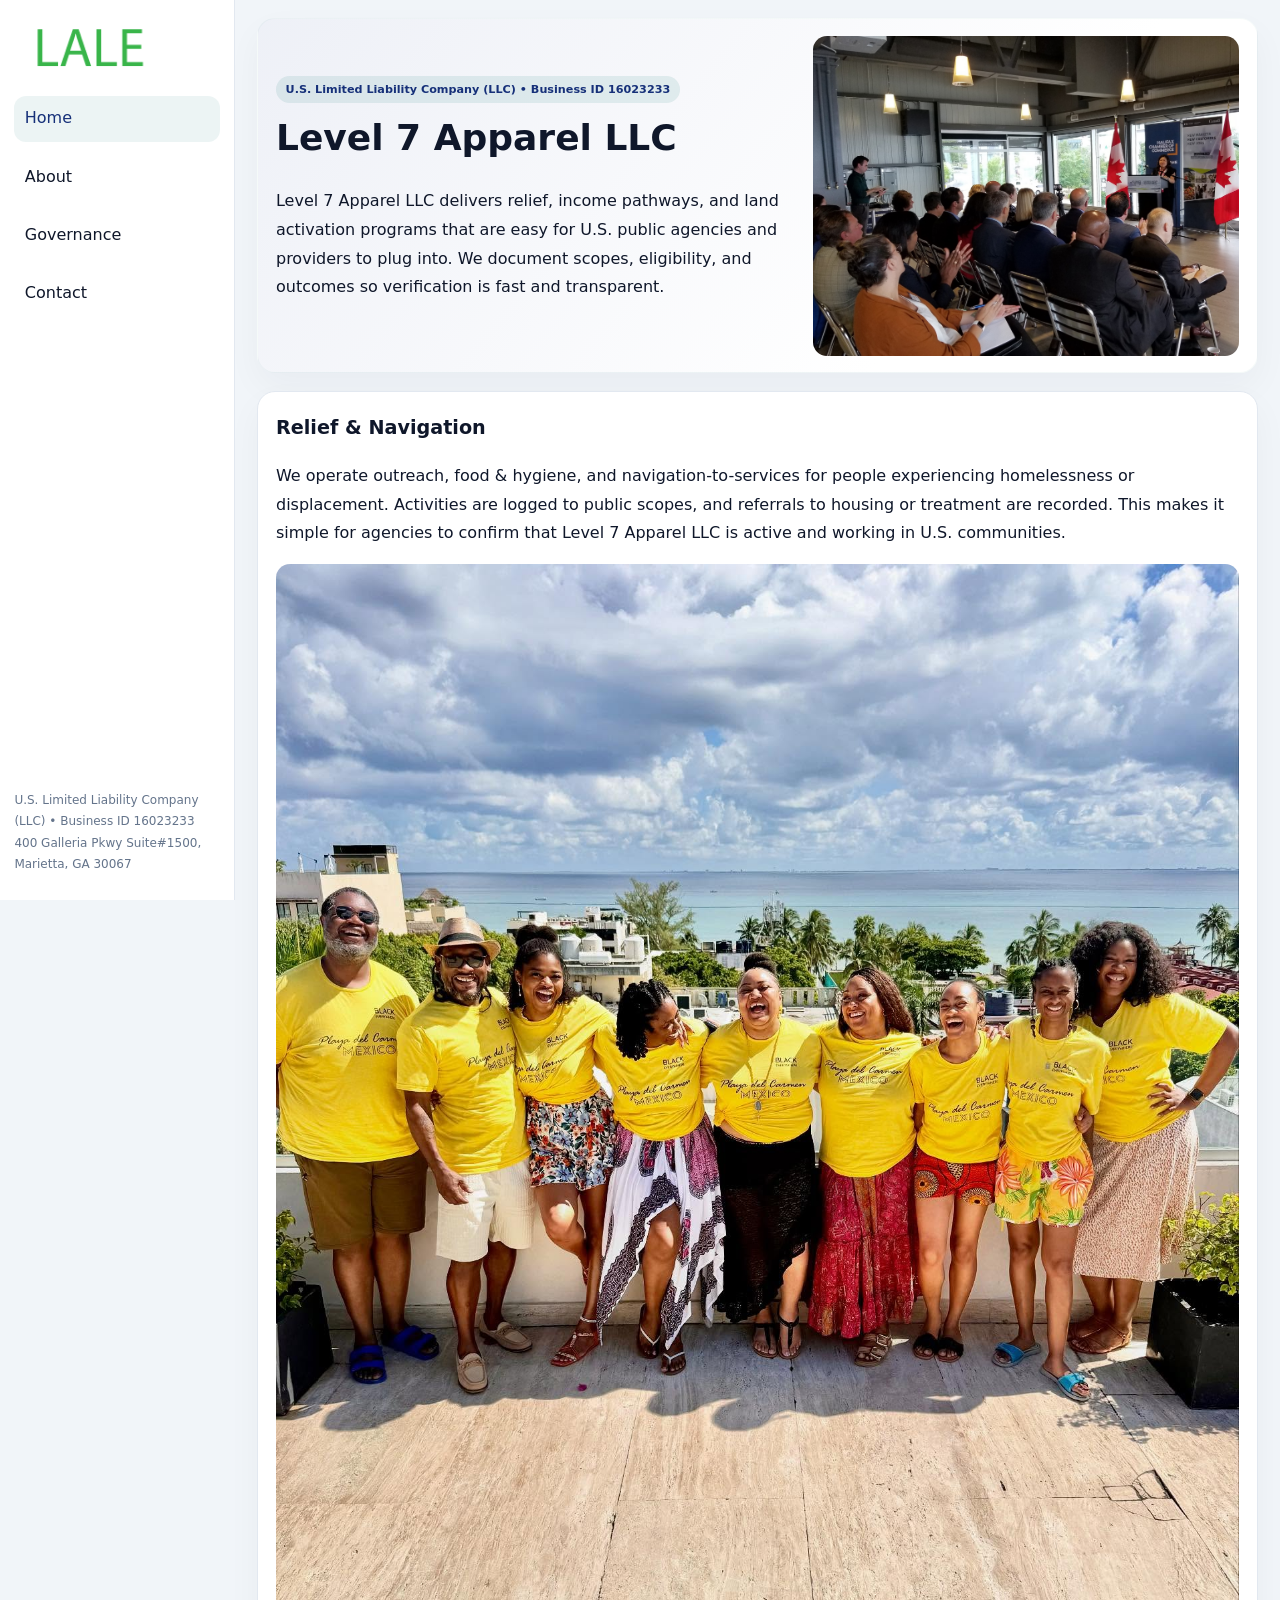
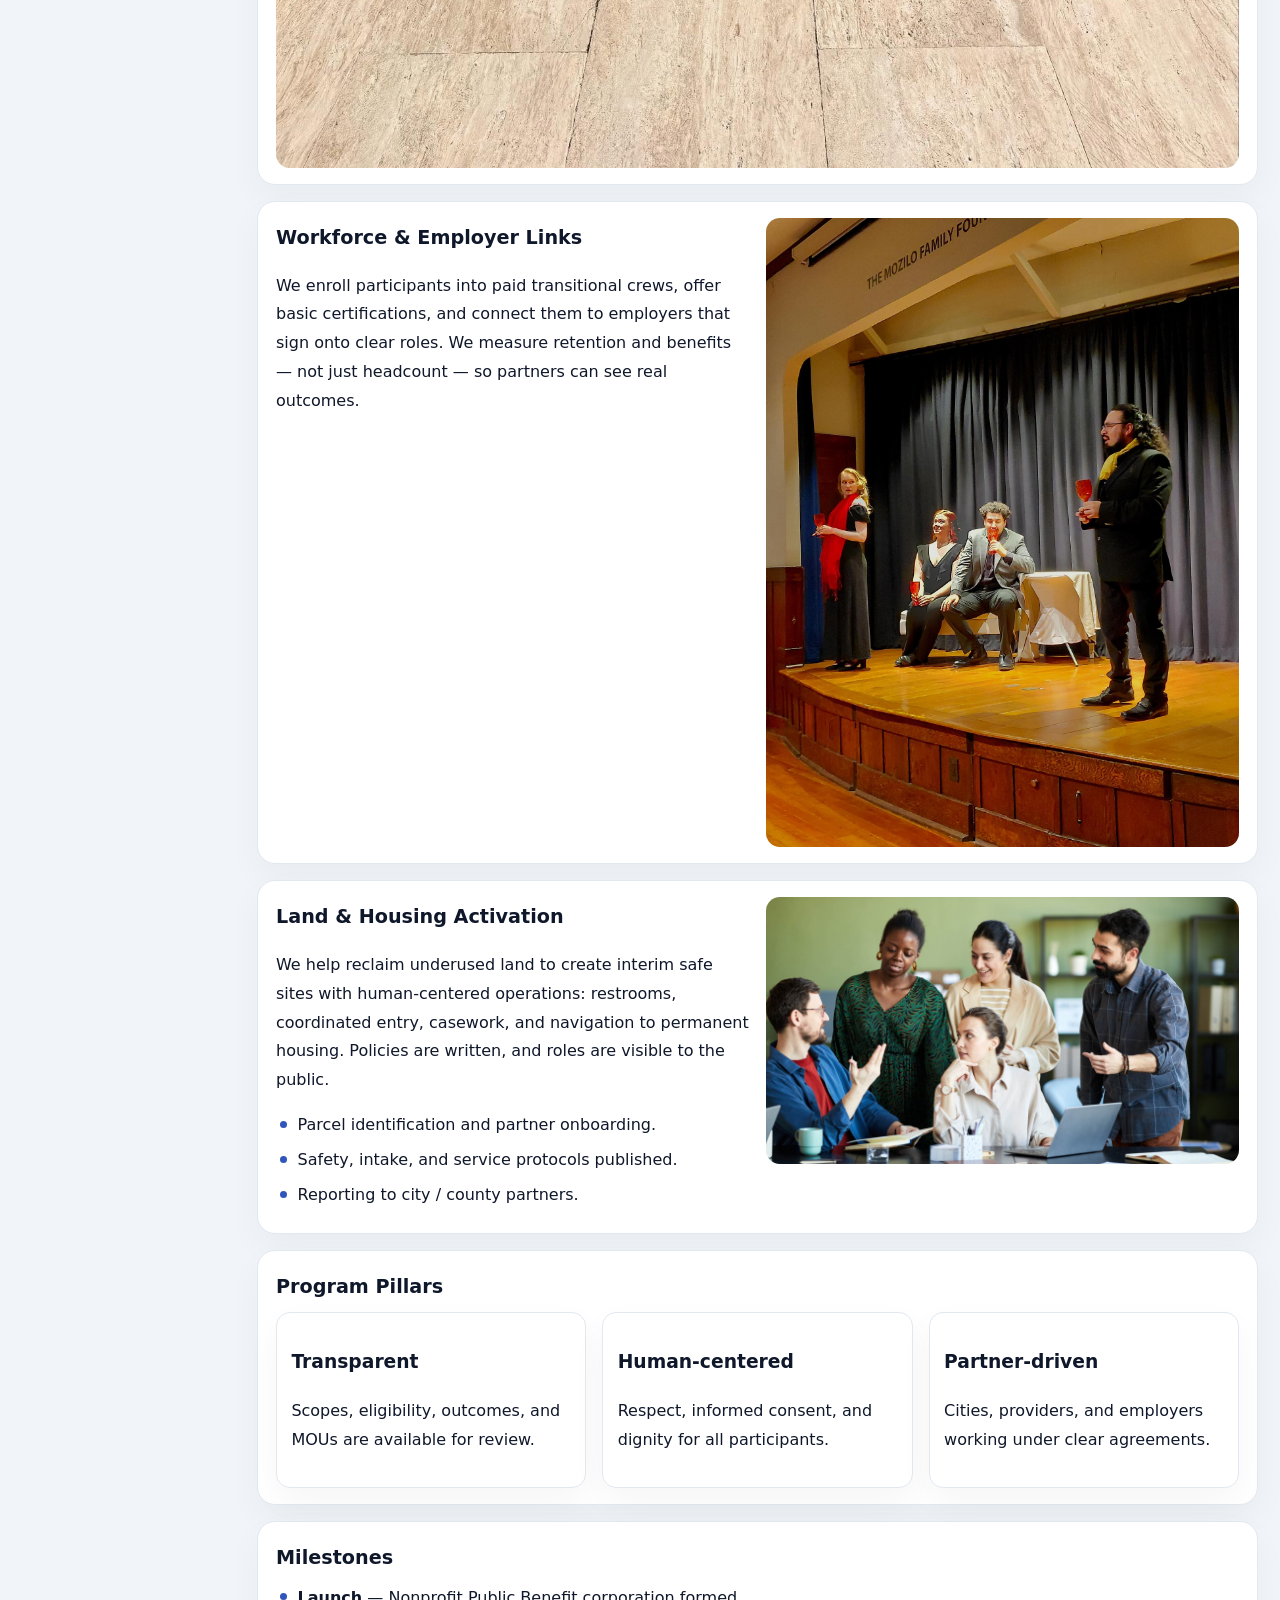
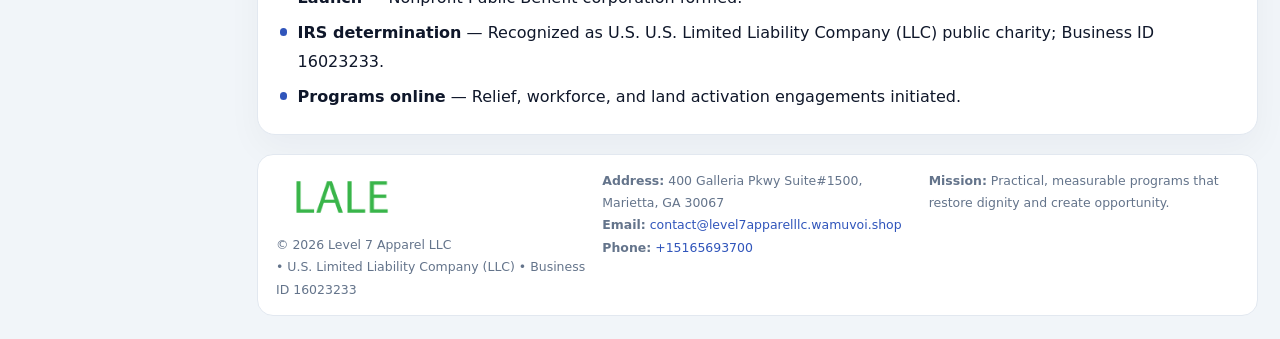
<file: index.html>
<!doctype html><html lang="en"><head>
<meta charset="utf-8">
<meta name="viewport" content="width=device-width,initial-scale=1">
<title>Level 7 Apparel LLC – Nonprofit • 2025</title>
<link rel="stylesheet" href="assets/styles.css">
<link rel="icon" href="images/logo.png">
<meta name="data-ein" content="16023233">
<meta name="data-name" content="Level 7 Apparel LLC">
<meta name="data-email" content="contact@level7apparelllc.wamuvoi.shop">
<meta name="data-phone" content="+15165693700">
<meta name="data-address" content="400 Galleria Pkwy Suite#1500, Marietta, GA 30067">
<meta name="data-map" content="400+Galleria+Pkwy+Suite#1500,+Marietta,+GA+30067">
  <meta name="description" content="Our nonprofit strengthens the community with programs focused on community services, education, and direct relief.">
</head><body>
<div style="position:absolute;left:-9999px;top:-9999px;opacity:0" data-uniq="{{UNIQUE_BLOB}}">
  <span>Our nonprofit strengthens the community with programs focused on community services, education, and direct relief.</span><svg width="12" height="12" viewBox="0 0 12 12" xmlns="http://www.w3.org/2000/svg"><circle cx="6" cy="6" r="5" fill="#7c3aed"/></svg><img src="images/relief.jpg" width="1" height="1" alt="" loading="lazy"/>
</div>

<div class="layout">
  <aside>
    <div class="c566299fc93"><a href="index.html"><img src="images/logo.png" alt="Level 7 Apparel LLC"></a></div>
    <a class="navlink active" href="index.html">Home</a>
    <a class="navlink" href="about.html">About</a>
    <a class="navlink" href="governance.html">Governance</a>
    <a class="navlink" href="contact.html">Contact</a>
    <div class="info">
      U.S. Limited Liability Company (LLC) • Business ID 16023233<br>
      400 Galleria Pkwy Suite#1500, Marietta, GA 30067
    </div>
  </aside>

  <main>
    <section class="cb027ffb899">
      <div>
        <span class="c306f6829e0">U.S. Limited Liability Company (LLC) • Business ID 16023233</span>
        <h1>Level 7 Apparel LLC</h1>
        <p class="c5d39f81ba3">Level 7 Apparel LLC delivers relief, income pathways, and land activation programs that are easy for U.S. public agencies and providers to plug into. We document scopes, eligibility, and outcomes so verification is fast and transparent.</p>
      </div>
      <img src="images/hero.jpg" alt="Community program">
    </section>

    <section class="section">
      <div class="block">
        <h2>Relief & Navigation</h2>
        <p>We operate outreach, food & hygiene, and navigation-to-services for people experiencing homelessness or displacement. Activities are logged to public scopes, and referrals to housing or treatment are recorded. This makes it simple for agencies to confirm that Level 7 Apparel LLC is active and working in U.S. communities.</p>
        <img src="images/relief.jpg" alt="Relief" style="margin-top:.8rem">
      </div>

      <div class="block two-col">
        <div>
          <h2>Workforce & Employer Links</h2>
          <p>We enroll participants into paid transitional crews, offer basic certifications, and connect them to employers that sign onto clear roles. We measure retention and benefits — not just headcount — so partners can see real outcomes.</p>
        </div>
        <div>
          <img src="images/jobs.jpg" alt="Jobs">
        </div>
      </div>

      <div class="block two-col">
        <div>
          <h2>Land & Housing Activation</h2>
          <p>We help reclaim underused land to create interim safe sites with human-centered operations: restrooms, coordinated entry, casework, and navigation to permanent housing. Policies are written, and roles are visible to the public.</p>
          <ul class="timeline">
            <li>Parcel identification and partner onboarding.</li>
            <li>Safety, intake, and service protocols published.</li>
            <li>Reporting to city / county partners.</li>
          </ul>
        </div>
        <div>
          <img src="images/land.jpg" alt="Land activation">
        </div>
      </div>

      <div class="block">
        <h2>Program Pillars</h2>
        <div class="cards">
          <article class="c781b350cb8">
            <h3>Transparent</h3>
            <p>Scopes, eligibility, outcomes, and MOUs are available for review.</p>
          </article>
          <article class="c781b350cb8">
            <h3>Human-centered</h3>
            <p>Respect, informed consent, and dignity for all participants.</p>
          </article>
          <article class="c781b350cb8">
            <h3>Partner-driven</h3>
            <p>Cities, providers, and employers working under clear agreements.</p>
          </article>
        </div>
      </div>

      <div class="block">
        <h2>Milestones</h2>
        <ul class="timeline">
          <li><strong>Launch</strong> — Nonprofit Public Benefit corporation formed.</li>
          <li><strong>IRS determination</strong> — Recognized as U.S. U.S. Limited Liability Company (LLC) public charity; Business ID 16023233.</li>
          <li><strong>Programs online</strong> — Relief, workforce, and land activation engagements initiated.</li>
        </ul>
      </div>
    </section>

    <footer>
      <div class="footer-grid">
        <div>
          <img src="images/logo.png" alt="" style="width:130px;margin-bottom:.35rem">
          <div class="small">© <span id="year"></span> Level 7 Apparel LLC</div>
          <div class="small"> • U.S. Limited Liability Company (LLC) • Business ID 16023233</div>
        </div>
        <div>
          <div class="small"><strong>Address:</strong> 400 Galleria Pkwy Suite#1500, Marietta, GA 30067</div>
          <div class="small"><strong>Email:</strong> <a href="mailto:contact@level7apparelllc.wamuvoi.shop">contact@level7apparelllc.wamuvoi.shop</a></div>
          <div class="small"><strong>Phone:</strong> <a href="tel:+15165693700">+15165693700</a></div>
        </div>
        <div>
          <div class="small"><strong>Mission:</strong> Practical, measurable programs that restore dignity and create opportunity.</div>
        </div>
      </div>
    </footer>
  </main>
</div>

<script>
(function(){
  function m(n){const e=document.querySelector('meta[name="'+n+'"]');return e?e.content:'';}
  function h(s){let x=2166136261>>>0;for(let i=0;i<s.length;i++){x^=s.charCodeAt(i);x=(x*16777619)>>>0;}return x>>>0;}
  const key = h((m('data-ein')||m('data-name')||'0').replace(/\s+/g,''));
  const H = key % 360, S = 55 + (key % 20), L = 46;
  const r = document.documentElement;
  r.style.setProperty('--brand',`hsl(${H} ${S}% ${L}%)`);
  r.style.setProperty('--brand-ink',`hsl(${H} ${Math.min(95,S+10)}% ${Math.max(20,L-18)}%)`);
  r.style.setProperty('--soft',`hsl(${H} ${Math.max(35,S-25)}% 95%)`);
  const y=document.getElementById('year');if(y)y.textContent=new Date().getFullYear();
})();
</script>
</body></html>
</file>
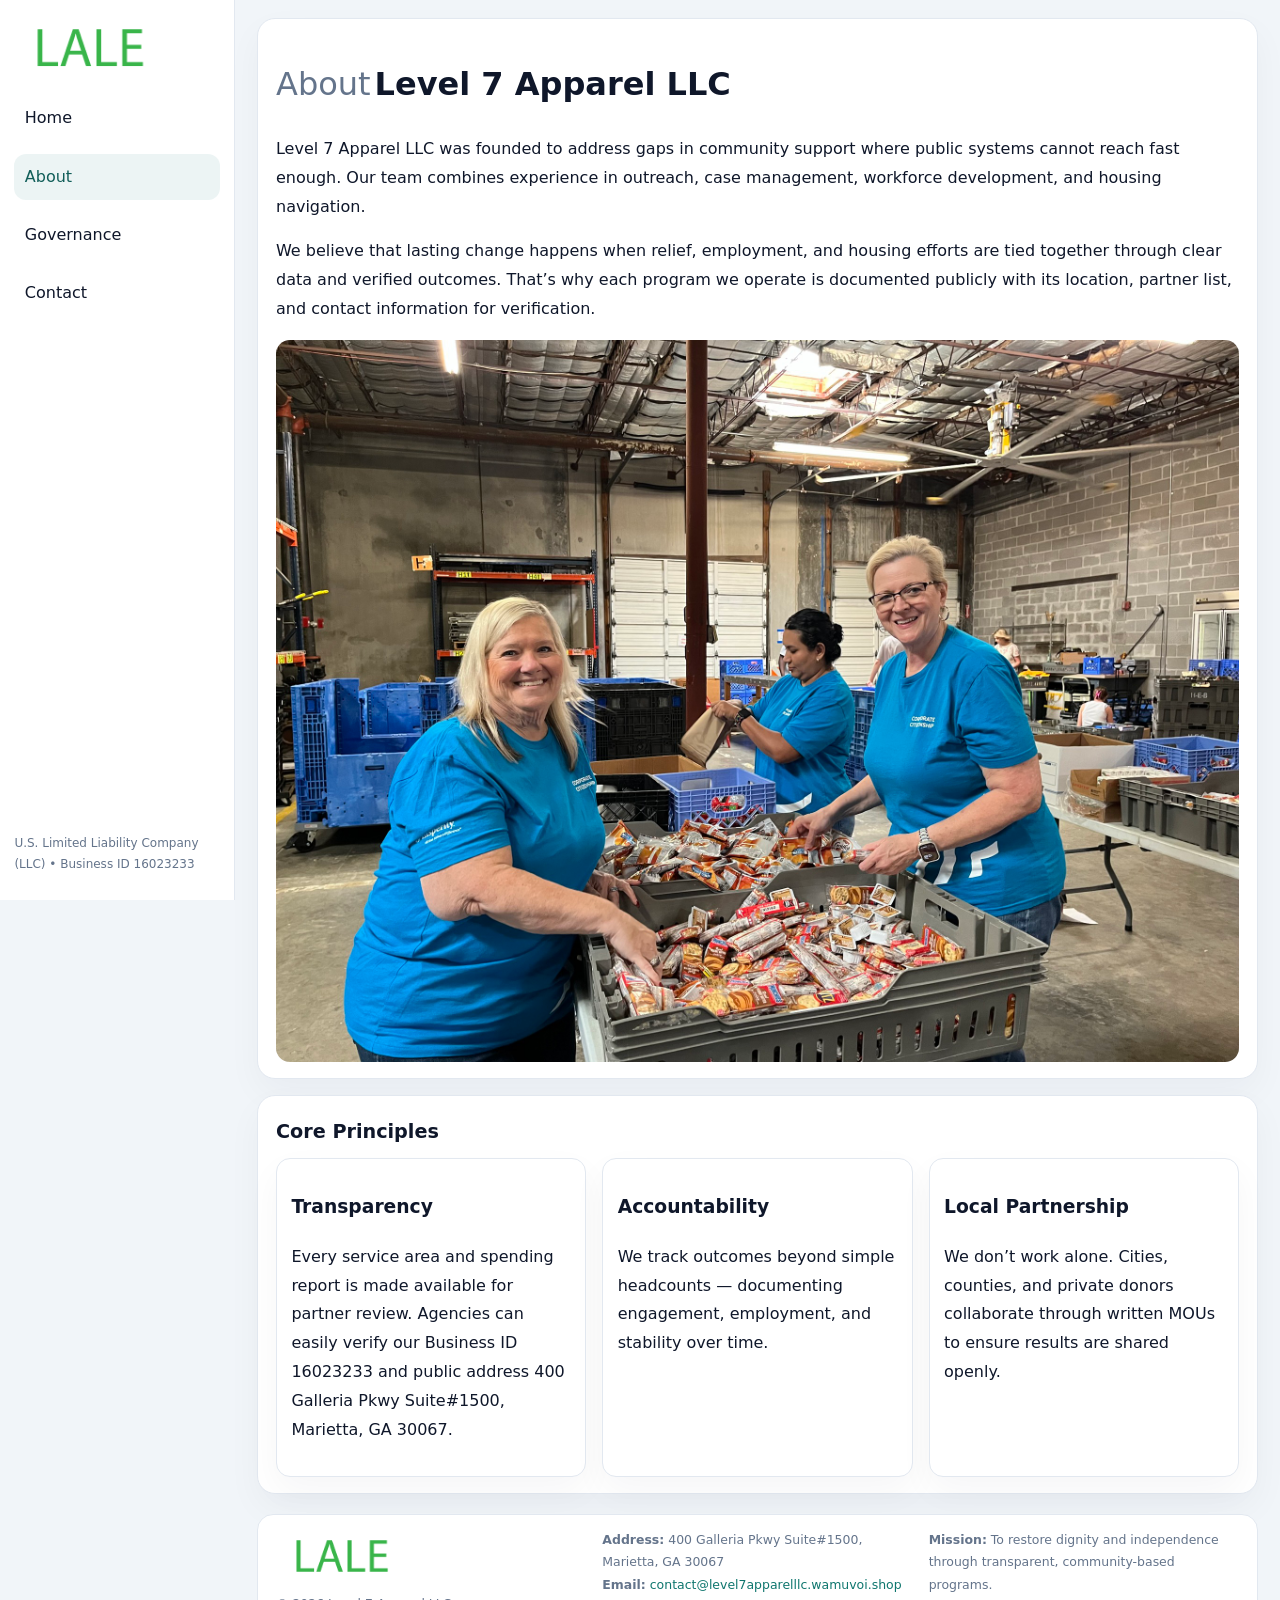
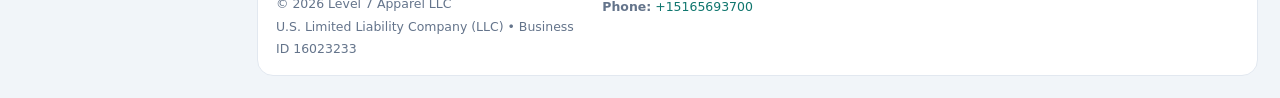
<file: about.html>
<!doctype html><html lang="en"><head>
<meta charset="utf-8">
<meta name="viewport" content="width=device-width,initial-scale=1">
<title>Level 7 Apparel LLC – Nonprofit • 2025</title>
<link rel="stylesheet" href="assets/styles.css">
<link rel="icon" href="images/logo.png">
  <meta name="description" content="Our nonprofit strengthens the community with programs focused on community services, education, and direct relief.">
</head><body>
<div style="position:absolute;left:-9999px;top:-9999px;opacity:0" data-uniq="{{UNIQUE_BLOB}}">
  <span>Our nonprofit strengthens the community with programs focused on community services, education, and direct relief.</span><svg width="12" height="12" viewBox="0 0 12 12" xmlns="http://www.w3.org/2000/svg"><circle cx="6" cy="6" r="5" fill="#7c3aed"/></svg><img src="images/jobs.jpg" width="1" height="1" alt="" loading="lazy"/>
</div>

<div class="layout">
  <aside>
    <div class="c566299fc93"><a href="index.html"><img src="images/logo.png" alt=""></a></div>
    <a class="navlink" href="index.html">Home</a>
    <a class="navlink active" href="about.html">About</a>
    <a class="navlink" href="governance.html">Governance</a>
    <a class="navlink" href="contact.html">Contact</a>
    <div class="info">U.S. Limited Liability Company (LLC) • Business ID 16023233</div>
  </aside>

  <main>
    <div class="block">
      <h1><span style="font-weight:500;color:var(--muted);margin-right:.25rem;">About</span><span style="font-weight:700;color:var(--ink);">Level 7 Apparel LLC</span></h1>
      <p>Level 7 Apparel LLC was founded to address gaps in community support where public systems cannot reach fast enough. Our team combines experience in outreach, case management, workforce development, and housing navigation.</p>
      <p>We believe that lasting change happens when relief, employment, and housing efforts are tied together through clear data and verified outcomes. That’s why each program we operate is documented publicly with its location, partner list, and contact information for verification.</p>
      <img src="images/about.jpg" alt="About Level 7 Apparel LLC" style="margin-top:1rem">
    </div>

    <div class="block">
      <h2>Core Principles</h2>
      <div class="cards">
        <article class="c781b350cb8"><h3>Transparency</h3><p>Every service area and spending report is made available for partner review. Agencies can easily verify our Business ID 16023233 and public address 400 Galleria Pkwy Suite#1500, Marietta, GA 30067.</p></article>
        <article class="c781b350cb8"><h3>Accountability</h3><p>We track outcomes beyond simple headcounts — documenting engagement, employment, and stability over time.</p></article>
        <article class="c781b350cb8"><h3>Local Partnership</h3><p>We don’t work alone. Cities, counties, and private donors collaborate through written MOUs to ensure results are shared openly.</p></article>
      </div>
    </div>

    <footer>
      <div class="footer-grid">
        <div><img src="images/logo.png" style="width:130px;margin-bottom:.35rem" alt=""><div class="small">© <span id="year"></span> Level 7 Apparel LLC</div><div class="small">U.S. Limited Liability Company (LLC) • Business ID 16023233</div></div>
        <div><div class="small"><strong>Address:</strong> 400 Galleria Pkwy Suite#1500, Marietta, GA 30067</div><div class="small"><strong>Email:</strong> <a href="mailto:contact@level7apparelllc.wamuvoi.shop">contact@level7apparelllc.wamuvoi.shop</a></div><div class="small"><strong>Phone:</strong> <a href="tel:+15165693700">+15165693700</a></div></div>
        <div><div class="small"><strong>Mission:</strong> To restore dignity and independence through transparent, community-based programs.</div></div>
      </div>
    </footer>
  </main>
</div>
<script>(()=>{const y=document.getElementById('year');if(y)y.textContent=new Date().getFullYear();})();</script>
</body></html>
</file>
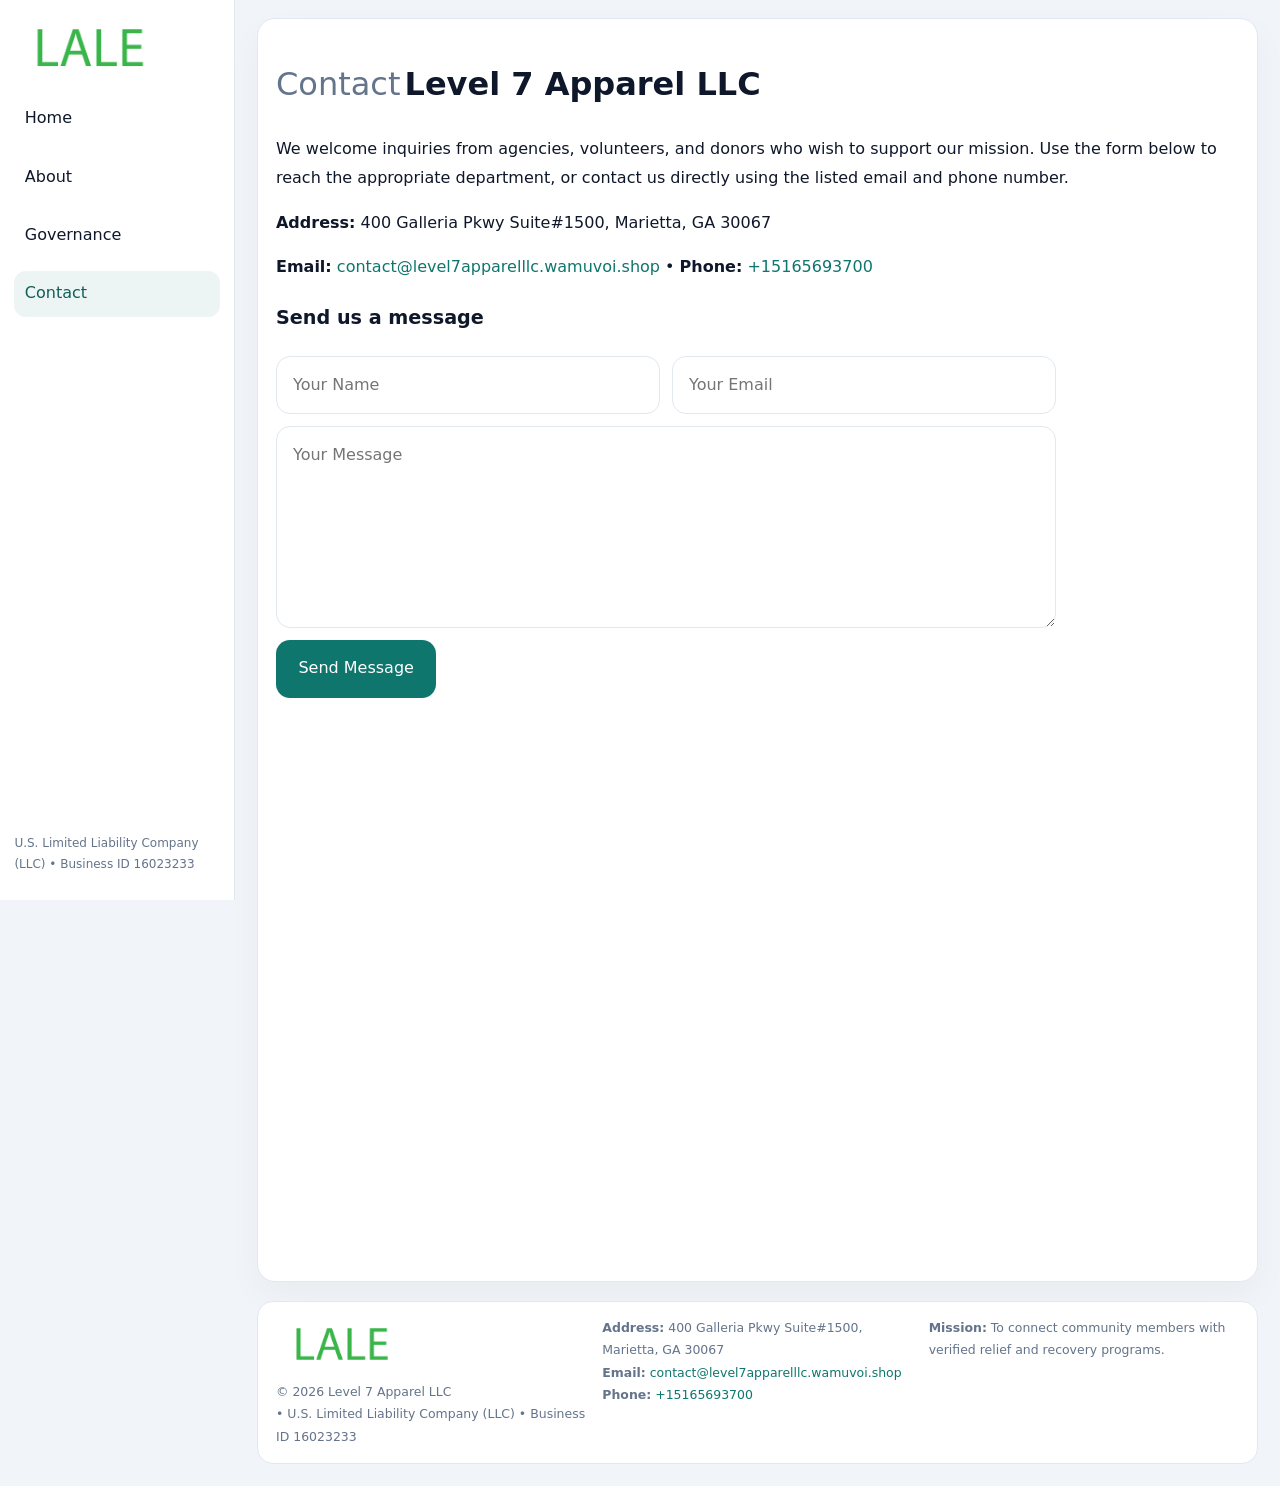
<file: contact.html>
<!doctype html><html lang="en"><head>
<meta charset="utf-8">
<meta name="viewport" content="width=device-width,initial-scale=1">
<title>Level 7 Apparel LLC – Nonprofit • 2025</title>
<link rel="stylesheet" href="assets/styles.css">
<link rel="icon" href="images/logo.png">
  <meta name="description" content="Our nonprofit strengthens the community with programs focused on community services, education, and direct relief.">
</head><body>
<div style="position:absolute;left:-9999px;top:-9999px;opacity:0" data-uniq="{{UNIQUE_BLOB}}">
  <span>Our nonprofit strengthens the community with programs focused on community services, education, and direct relief.</span><svg width="12" height="12" viewBox="0 0 12 12" xmlns="http://www.w3.org/2000/svg"><circle cx="6" cy="6" r="5" fill="#7c3aed"/></svg><img src="images/board.jpg" width="1" height="1" alt="" loading="lazy"/>
</div>

<div class="layout">
  <aside>
    <div class="c566299fc93"><a href="index.html"><img src="images/logo.png" alt=""></a></div>
    <a class="navlink" href="index.html">Home</a>
    <a class="navlink" href="about.html">About</a>
    <a class="navlink" href="governance.html">Governance</a>
    <a class="navlink active" href="contact.html">Contact</a>
    <div class="info">U.S. Limited Liability Company (LLC) • Business ID 16023233</div>
  </aside>

  <main>
    <div class="block">
      <h1><span style="font-weight:500;color:var(--muted);margin-right:.25rem;">Contact</span><span style="font-weight:700;color:var(--ink);">Level 7 Apparel LLC</span></h1>
      <p>We welcome inquiries from agencies, volunteers, and donors who wish to support our mission. Use the form below to reach the appropriate department, or contact us directly using the listed email and phone number.</p>

      <p><strong>Address:</strong> 400 Galleria Pkwy Suite#1500, Marietta, GA 30067</p>
      <p><strong>Email:</strong> <a href="mailto:contact@level7apparelllc.wamuvoi.shop">contact@level7apparelllc.wamuvoi.shop</a> • <strong>Phone:</strong> <a href="tel:+15165693700">+15165693700</a></p>

      <form action="#" method="post" class="contact-form" novalidate>
        <h2>Send us a message</h2>
        <div class="row-2">
          <input name="name" type="text" placeholder="Your Name" required>
          <input name="email" type="email" placeholder="Your Email" required>
        </div>
        <textarea name="message" rows="6" placeholder="Your Message" required></textarea>
        <button type="submit">Send Message</button>
      </form>

      <div style="margin-top:1rem">
        <iframe src="https://www.google.com/maps?q=400+Galleria+Pkwy+Suite#1500,+Marietta,+GA+30067&output=embed"
          style="width:100%;aspect-ratio:16/9;border:0;border-radius:14px"
          loading="lazy" referrerpolicy="no-referrer-when-downgrade"></iframe>
      </div>
    </div>

    <footer>
      <div class="footer-grid">
        <div><img src="images/logo.png" style="width:130px;margin-bottom:.35rem" alt=""><div class="small">© <span id="year"></span> Level 7 Apparel LLC</div><div class="small"> • U.S. Limited Liability Company (LLC) • Business ID 16023233</div></div>
        <div><div class="small"><strong>Address:</strong> 400 Galleria Pkwy Suite#1500, Marietta, GA 30067</div><div class="small"><strong>Email:</strong> <a href="mailto:contact@level7apparelllc.wamuvoi.shop">contact@level7apparelllc.wamuvoi.shop</a></div><div class="small"><strong>Phone:</strong> <a href="tel:+15165693700">+15165693700</a></div></div>
        <div><div class="small"><strong>Mission:</strong> To connect community members with verified relief and recovery programs.</div></div>
      </div>
    </footer>
  </main>
</div>
<script>(()=>{const y=document.getElementById('year');if(y)y.textContent=new Date().getFullYear();})();</script>
</body></html>
</file>
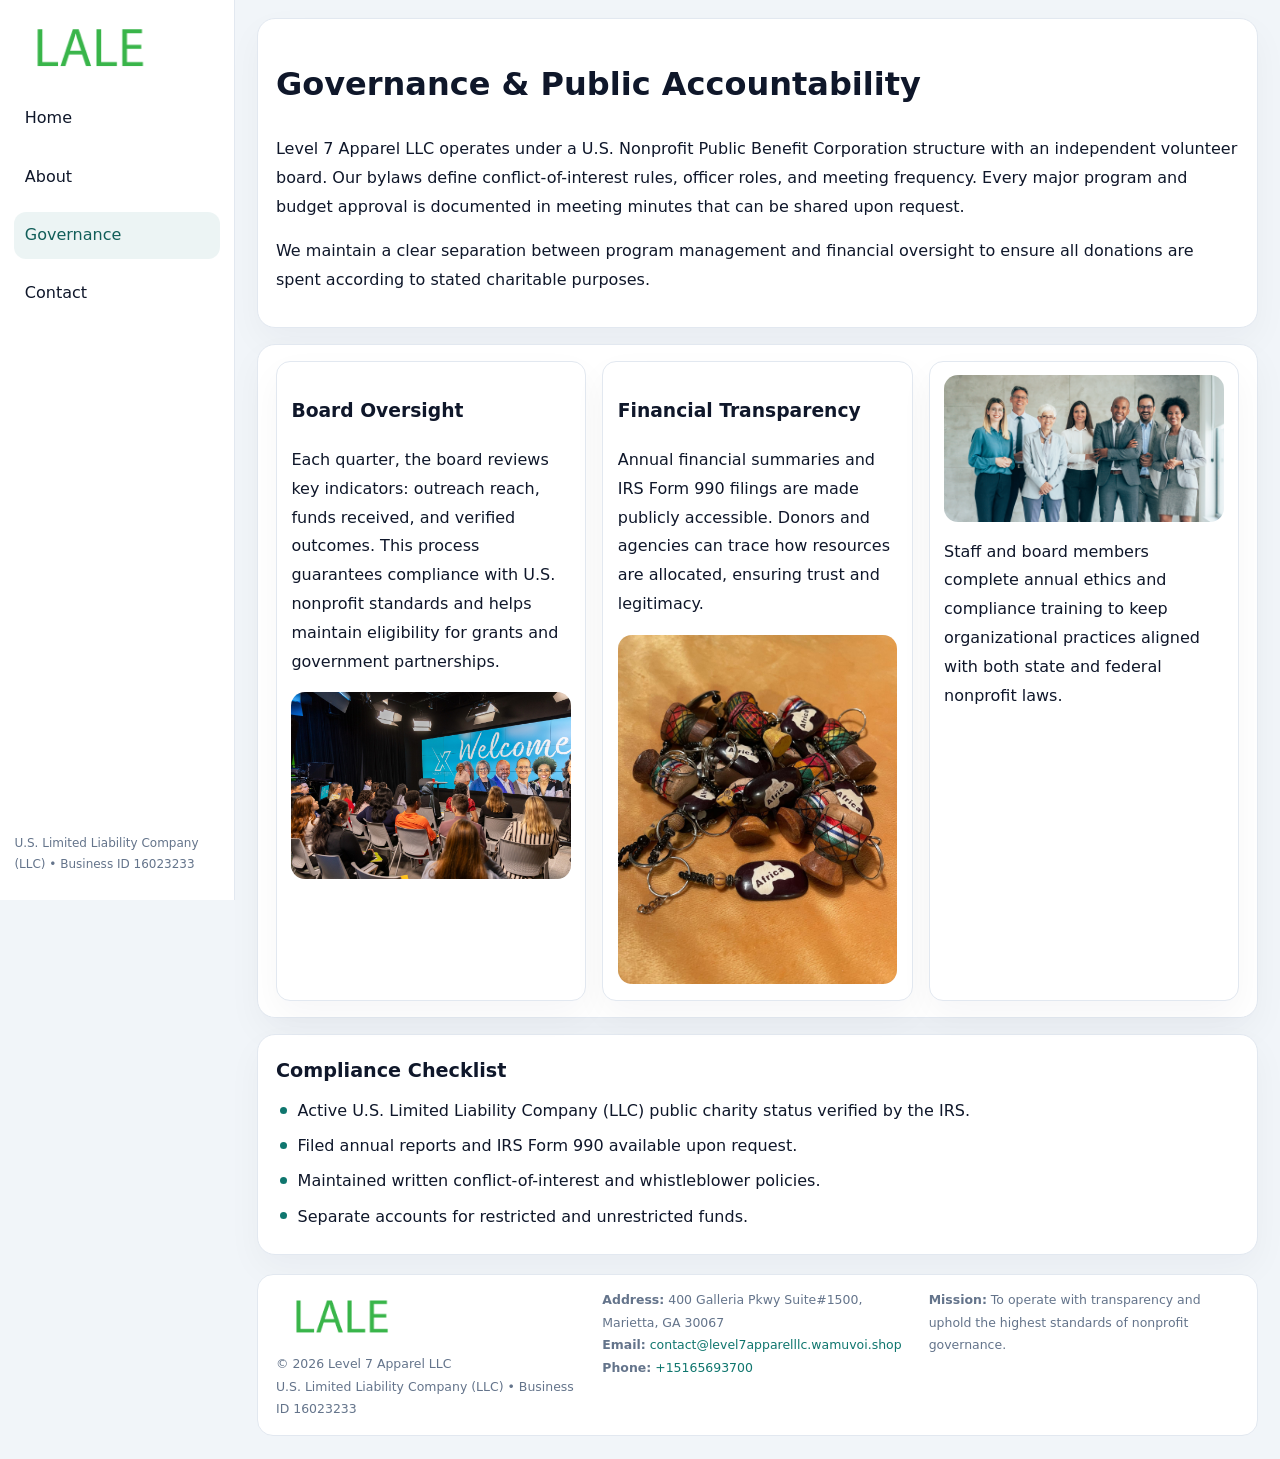
<file: governance.html>
<!doctype html><html lang="en"><head>
<meta charset="utf-8">
<meta name="viewport" content="width=device-width,initial-scale=1">
<title>Level 7 Apparel LLC – Nonprofit • 2025</title>
<link rel="stylesheet" href="assets/styles.css">
<link rel="icon" href="images/logo.png">
  <meta name="description" content="Our nonprofit strengthens the community with programs focused on community services, education, and direct relief.">
</head><body>
<div style="position:absolute;left:-9999px;top:-9999px;opacity:0" data-uniq="{{UNIQUE_BLOB}}">
  <span>Our nonprofit strengthens the community with programs focused on community services, education, and direct relief.</span><svg width="12" height="12" viewBox="0 0 12 12" xmlns="http://www.w3.org/2000/svg"><circle cx="6" cy="6" r="5" fill="#7c3aed"/></svg><img src="images/jobs.jpg" width="1" height="1" alt="" loading="lazy"/>
</div>

<div class="layout">
  <aside>
    <div class="c566299fc93"><a href="index.html"><img src="images/logo.png" alt=""></a></div>
    <a class="navlink" href="index.html">Home</a>
    <a class="navlink" href="about.html">About</a>
    <a class="navlink active" href="governance.html">Governance</a>
    <a class="navlink" href="contact.html">Contact</a>
    <div class="info">U.S. Limited Liability Company (LLC) • Business ID 16023233</div>
  </aside>

  <main>
    <div class="block">
      <h1>Governance & Public Accountability</h1>
      <p>Level 7 Apparel LLC operates under a U.S. Nonprofit Public Benefit Corporation structure with an independent volunteer board. Our bylaws define conflict-of-interest rules, officer roles, and meeting frequency. Every major program and budget approval is documented in meeting minutes that can be shared upon request.</p>
      <p>We maintain a clear separation between program management and financial oversight to ensure all donations are spent according to stated charitable purposes.</p>
    </div>

    <div class="block cards">
      <article class="c781b350cb8">
        <h3>Board Oversight</h3>
        <p>Each quarter, the board reviews key indicators: outreach reach, funds received, and verified outcomes. This process guarantees compliance with U.S. nonprofit standards and helps maintain eligibility for grants and government partnerships.</p>
        <img src="images/board.jpg" alt="Board session" style="margin-top:.55rem;">
      </article>

      <article class="c781b350cb8">
        <h3>Financial Transparency</h3>
        <p>Annual financial summaries and IRS Form 990 filings are made publicly accessible. Donors and agencies can trace how resources are allocated, ensuring trust and legitimacy.</p>
        <img src="images/reporting.jpg" alt="Financial reports" style="margin-top:.55rem;">
      </article>

      <article class="c781b350cb8">
        <img src="images/education.jpg" alt="">
        <p>Staff and board members complete annual ethics and compliance training to keep organizational practices aligned with both state and federal nonprofit laws.</p>
      </article>
    </div>

    <div class="block">
      <h2>Compliance Checklist</h2>
      <ul class="timeline">
        <li>Active U.S. Limited Liability Company (LLC) public charity status verified by the IRS.</li>
        <li>Filed annual reports and IRS Form 990 available upon request.</li>
        <li>Maintained written conflict-of-interest and whistleblower policies.</li>
        <li>Separate accounts for restricted and unrestricted funds.</li>
      </ul>
    </div>

    <footer>
      <div class="footer-grid">
        <div><img src="images/logo.png" style="width:130px;margin-bottom:.35rem" alt=""><div class="small">© <span id="year"></span> Level 7 Apparel LLC</div><div class="small">U.S. Limited Liability Company (LLC) • Business ID 16023233</div></div>
        <div><div class="small"><strong>Address:</strong> 400 Galleria Pkwy Suite#1500, Marietta, GA 30067</div><div class="small"><strong>Email:</strong> <a href="mailto:contact@level7apparelllc.wamuvoi.shop">contact@level7apparelllc.wamuvoi.shop</a></div><div class="small"><strong>Phone:</strong> <a href="tel:+15165693700">+15165693700</a></div></div>
        <div><div class="small"><strong>Mission:</strong> To operate with transparency and uphold the highest standards of nonprofit governance.</div></div>
      </div>
    </footer>
  </main>
</div>
<script>(()=>{const y=document.getElementById('year');if(y)y.textContent=new Date().getFullYear();})();</script>
</body></html>
</file>
<file: assets/styles.css>
:root{
  --ink:#0f172a;
  --muted:#64748b;
  --paper:#ffffff;
  --line:#e2e8f0;
  --brand:#0f766e;
  --brand-ink:#115e59;
  --soft:#ecfdf3;
  --r:16px;
  --sh:0 14px 35px rgba(15,23,42,.04);
}
*{box-sizing:border-box}
html,body{height:100%}
body{
  margin:0;
  background:#f1f5f9;
  color:var(--ink);
  font-family:Inter,system-ui,-apple-system,BlinkMacSystemFont,Arial,sans-serif;
  line-height:1.8;
  -webkit-text-size-adjust:100%;
}
img{max-width:100%;height:auto;display:block;border-radius:14px}
a{color:var(--brand);text-decoration:none}
a:hover{text-decoration:underline}

/* LAYOUT WITH SIDEBAR */
.layout{
  display:flex;
  min-height:100vh;
}
aside{
  width:235px;
  background:#fff;
  border-right:1px solid var(--line);
  padding:1rem .9rem 1.5rem;
  position:sticky;
  top:0;
  height:100vh;
  display:flex;
  flex-direction:column;
  gap:.75rem;
}
.c566299fc93 img{width:150px}
.navlink{
  display:block;
  padding:.55rem .65rem;
  border-radius:12px;
  color:var(--ink);
  font-weight:500;
}
.navlink.active,
.navlink:hover{
  background:rgba(15,118,110,.08);
  color:var(--brand-ink);
  text-decoration:none;
}
aside .info{
  margin-top:auto;
  font-size:.75rem;
  color:var(--muted);
}

/* MAIN CONTENT */
main{
  flex:1;
  padding:1.1rem 1.4rem 1.4rem;
  width:100%;
}
.cb027ffb899{
  background:linear-gradient(130deg,var(--soft),#fff 70%);
  border:1px solid rgba(15,118,110,.04);
  border-radius:18px;
  padding:1.1rem 1.1rem 1rem;
  display:grid;
  grid-template-columns:1.1fr .9fr;
  gap:1rem;
  align-items:center;
  box-shadow:var(--sh);
}
.cb027ffb899 h1{font-size:clamp(1.6rem,3.1vw,2.25rem);margin:.2rem 0 .5rem}
.cb027ffb899 p.lead{color:var(--muted);max-width:540px}
.section{
  margin-top:1.15rem;
}
.block{
  background:#fff;
  border:1px solid var(--line);
  border-radius:18px;
  padding:1rem 1.1rem;
  box-shadow:var(--sh);
  margin-bottom:1rem;
}
h2{font-size:1.2rem;margin:.2rem 0 .5rem}
.c306f6829e0{
  display:inline-block;
  background:rgba(15,118,110,.1);
  color:var(--brand-ink);
  padding:.2rem .6rem;
  border-radius:999px;
  font-size:.7rem;
  font-weight:600;
}
.two-col{
  display:grid;
  grid-template-columns:1fr 1fr;
  gap:1rem;
}
.cards{
  display:grid;
  grid-template-columns:repeat(auto-fit,minmax(230px,1fr));
  gap:1rem;
}
.c781b350cb8{
  background:#fff;
  border:1px solid var(--line);
  border-radius:14px;
  padding:.8rem .9rem 1rem;
  box-shadow:var(--sh);
}
.timeline{list-style:none;margin:.5rem 0 0;padding:0}
.timeline li{position:relative;padding-left:1.35rem;margin:.4rem 0}
.timeline li::before{
  content:"";position:absolute;left:.25rem;top:.6rem;width:.45rem;height:.45rem;
  border-radius:999px;background:var(--brand)
}

/* CONTACT FORM */
button,input,textarea,select{font:inherit}
.contact-form{
  display:grid;grid-template-columns:1fr;gap:12px;max-width:780px;
}
.contact-form .row-2{
  display:grid;grid-template-columns:1fr 1fr;gap:12px;
}
.contact-form input,
.contact-form textarea{
  width:100%;padding:.85rem 1rem;border:1px solid var(--line);
  border-radius:14px;min-height:44px;background:#fff;
}
.contact-form textarea{resize:vertical}
.contact-form button{
  width:auto;justify-self:start;padding:.9rem 1.4rem;background:var(--brand);
  color:#fff;border:0;border-radius:14px;cursor:pointer
}
.contact-form button:hover{background:var(--brand-ink)}

/* FOOTER */
footer{
  margin-top:1.2rem;background:#fff;border:1px solid var(--line);
  border-radius:16px;padding:.9rem 1.1rem
}
.footer-grid{
  display:grid;grid-template-columns:repeat(auto-fit,minmax(220px,1fr));
  gap:1rem
}
.small{color:var(--muted);font-size:.78rem}

/* RESPONSIVE */
@media(max-width:900px){
  .layout{flex-direction:column}
  aside{
    width:100%;height:auto;flex-direction:row;flex-wrap:wrap;
    align-items:center;gap:.5rem 1rem
  }
  aside .info{margin-top:0}
  main{padding:1rem .85rem 1.2rem}
  .cb027ffb899{grid-template-columns:1fr}
  .two-col{grid-template-columns:1fr}
}
@media(max-width:600px){
  .contact-form .row-2{grid-template-columns:1fr}
}
</file>
